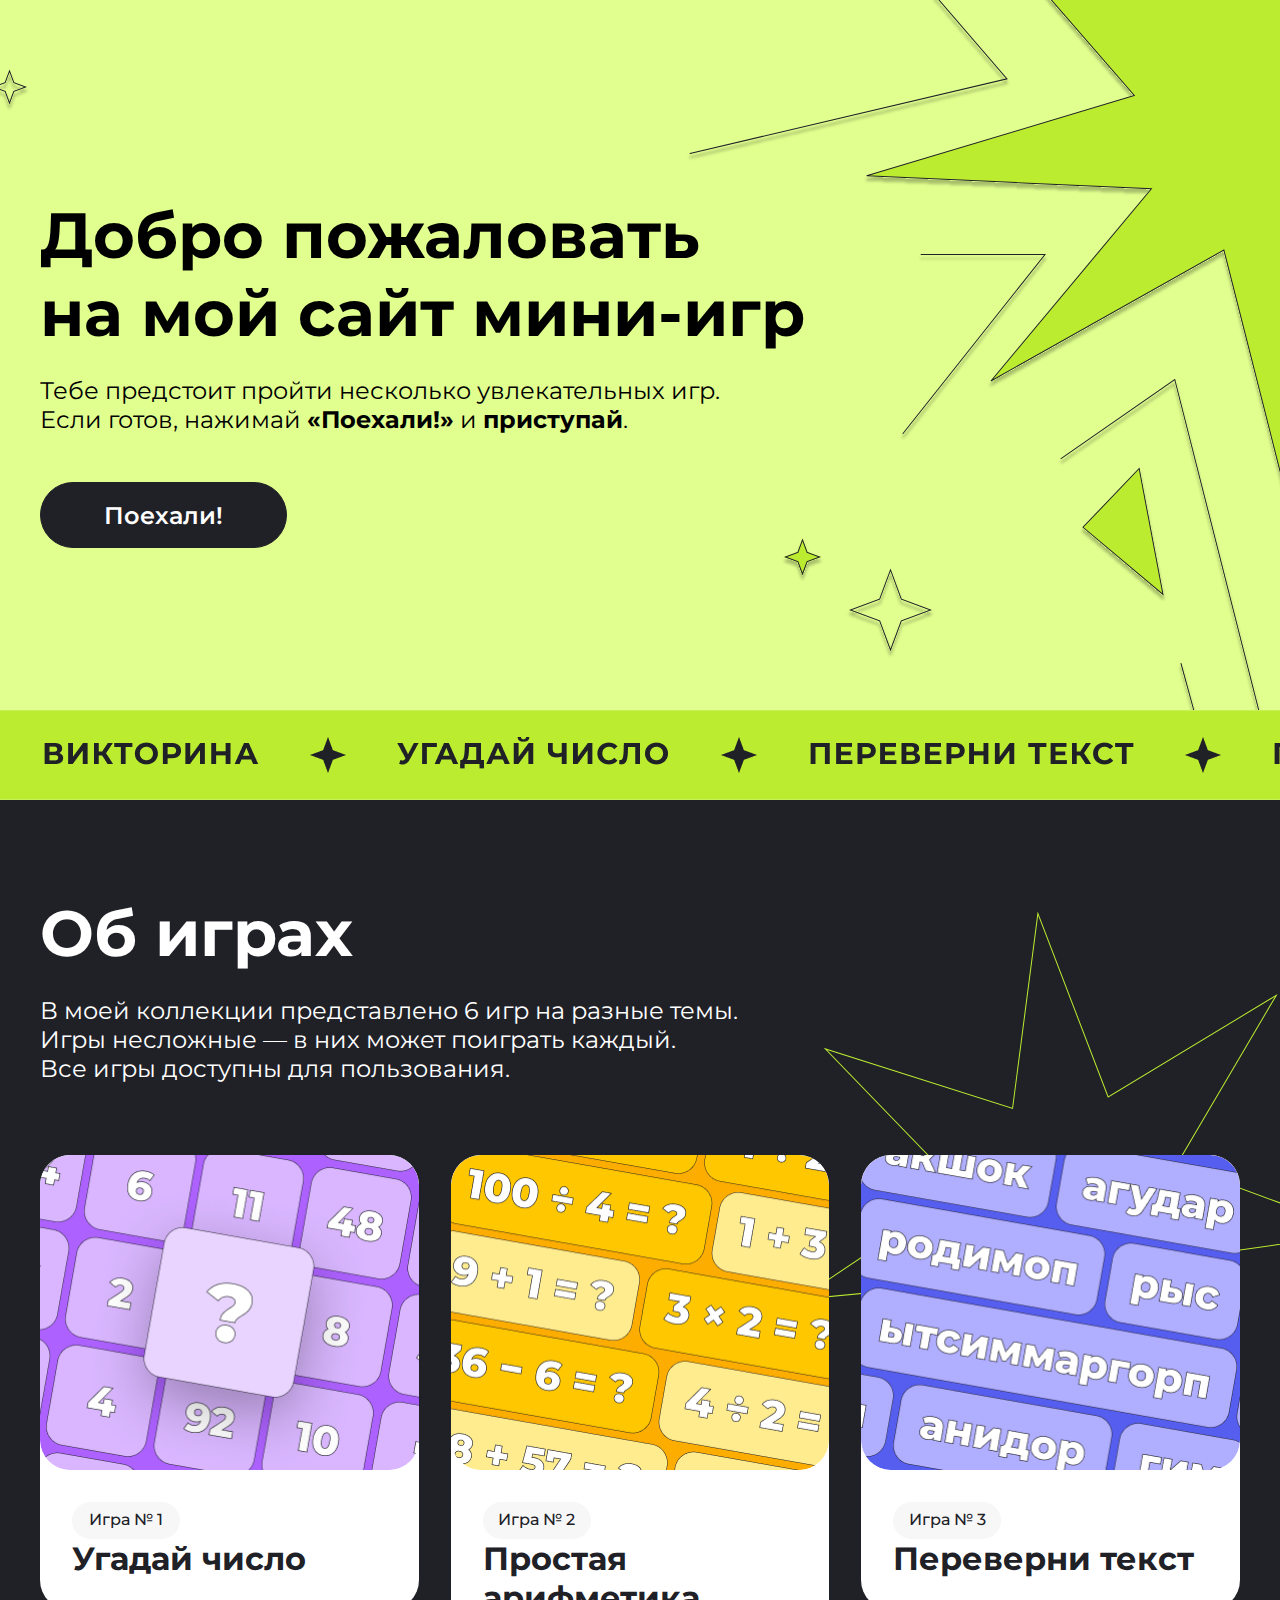
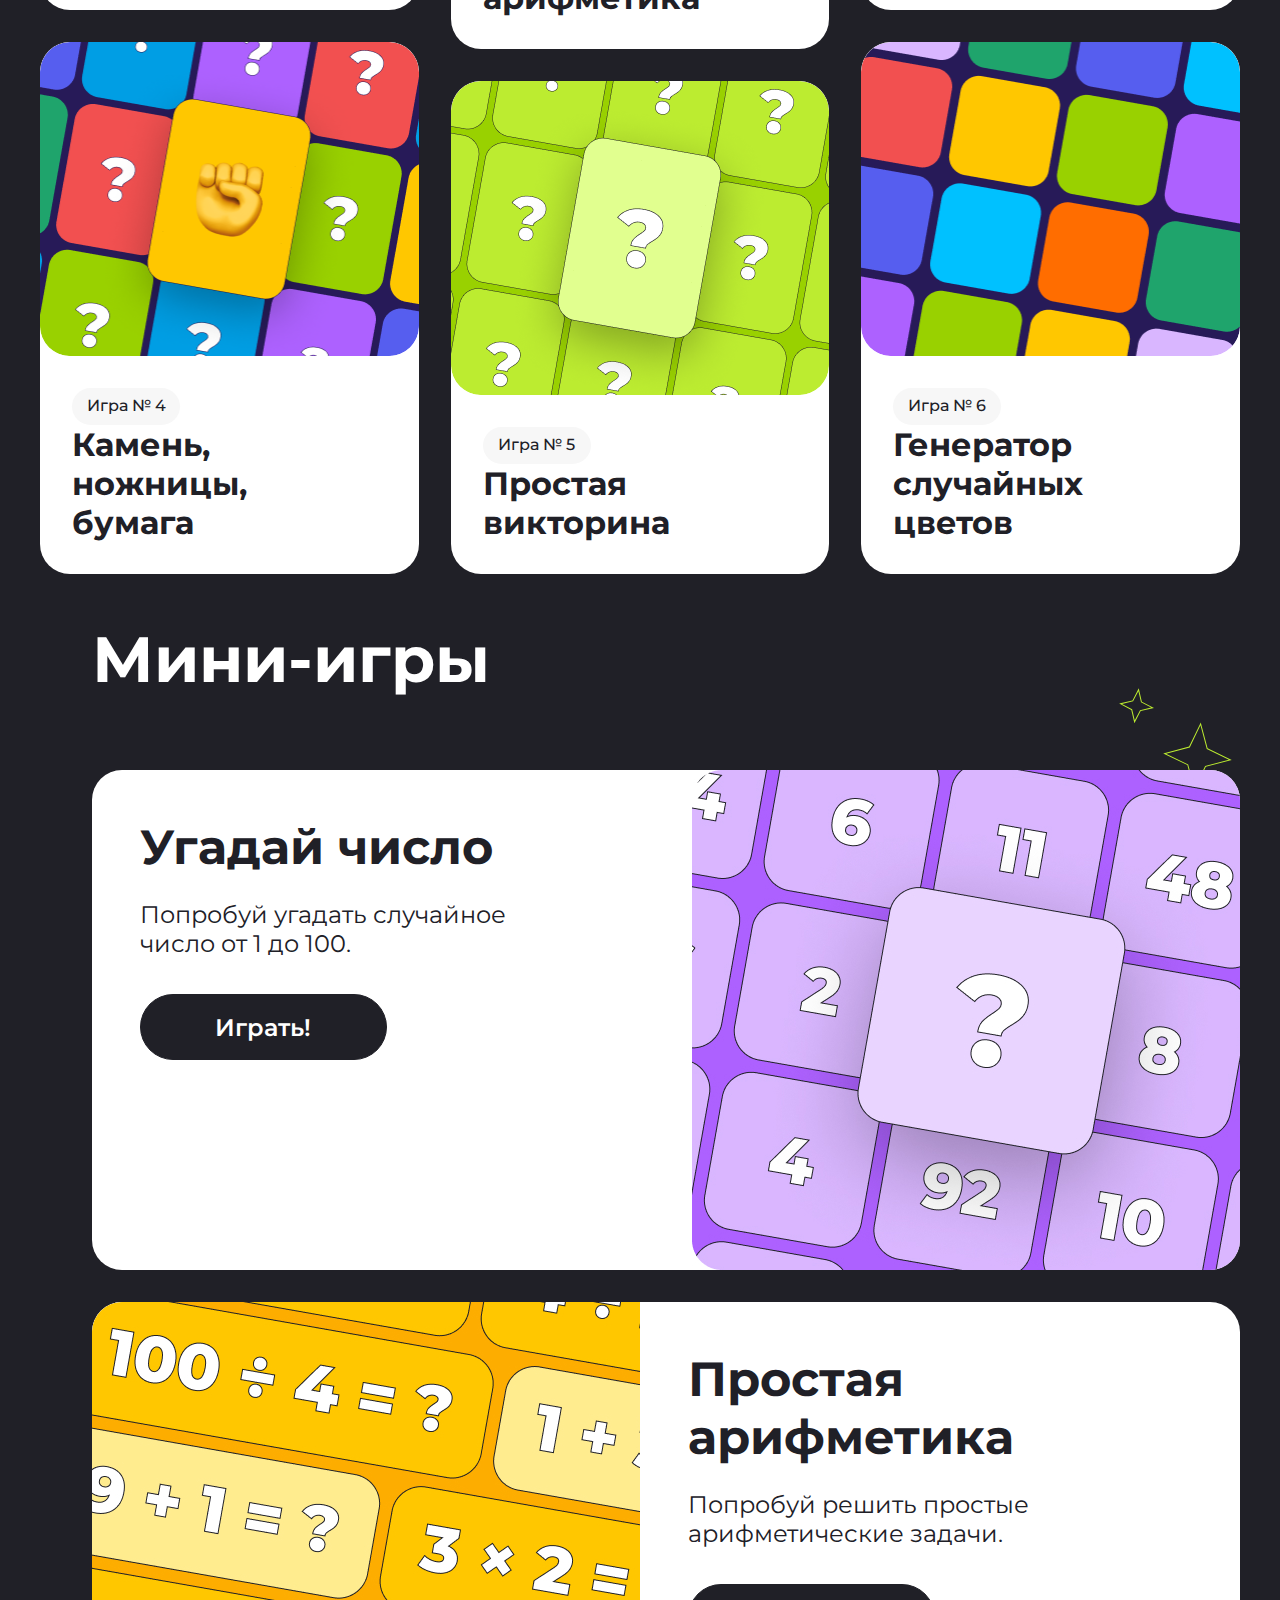
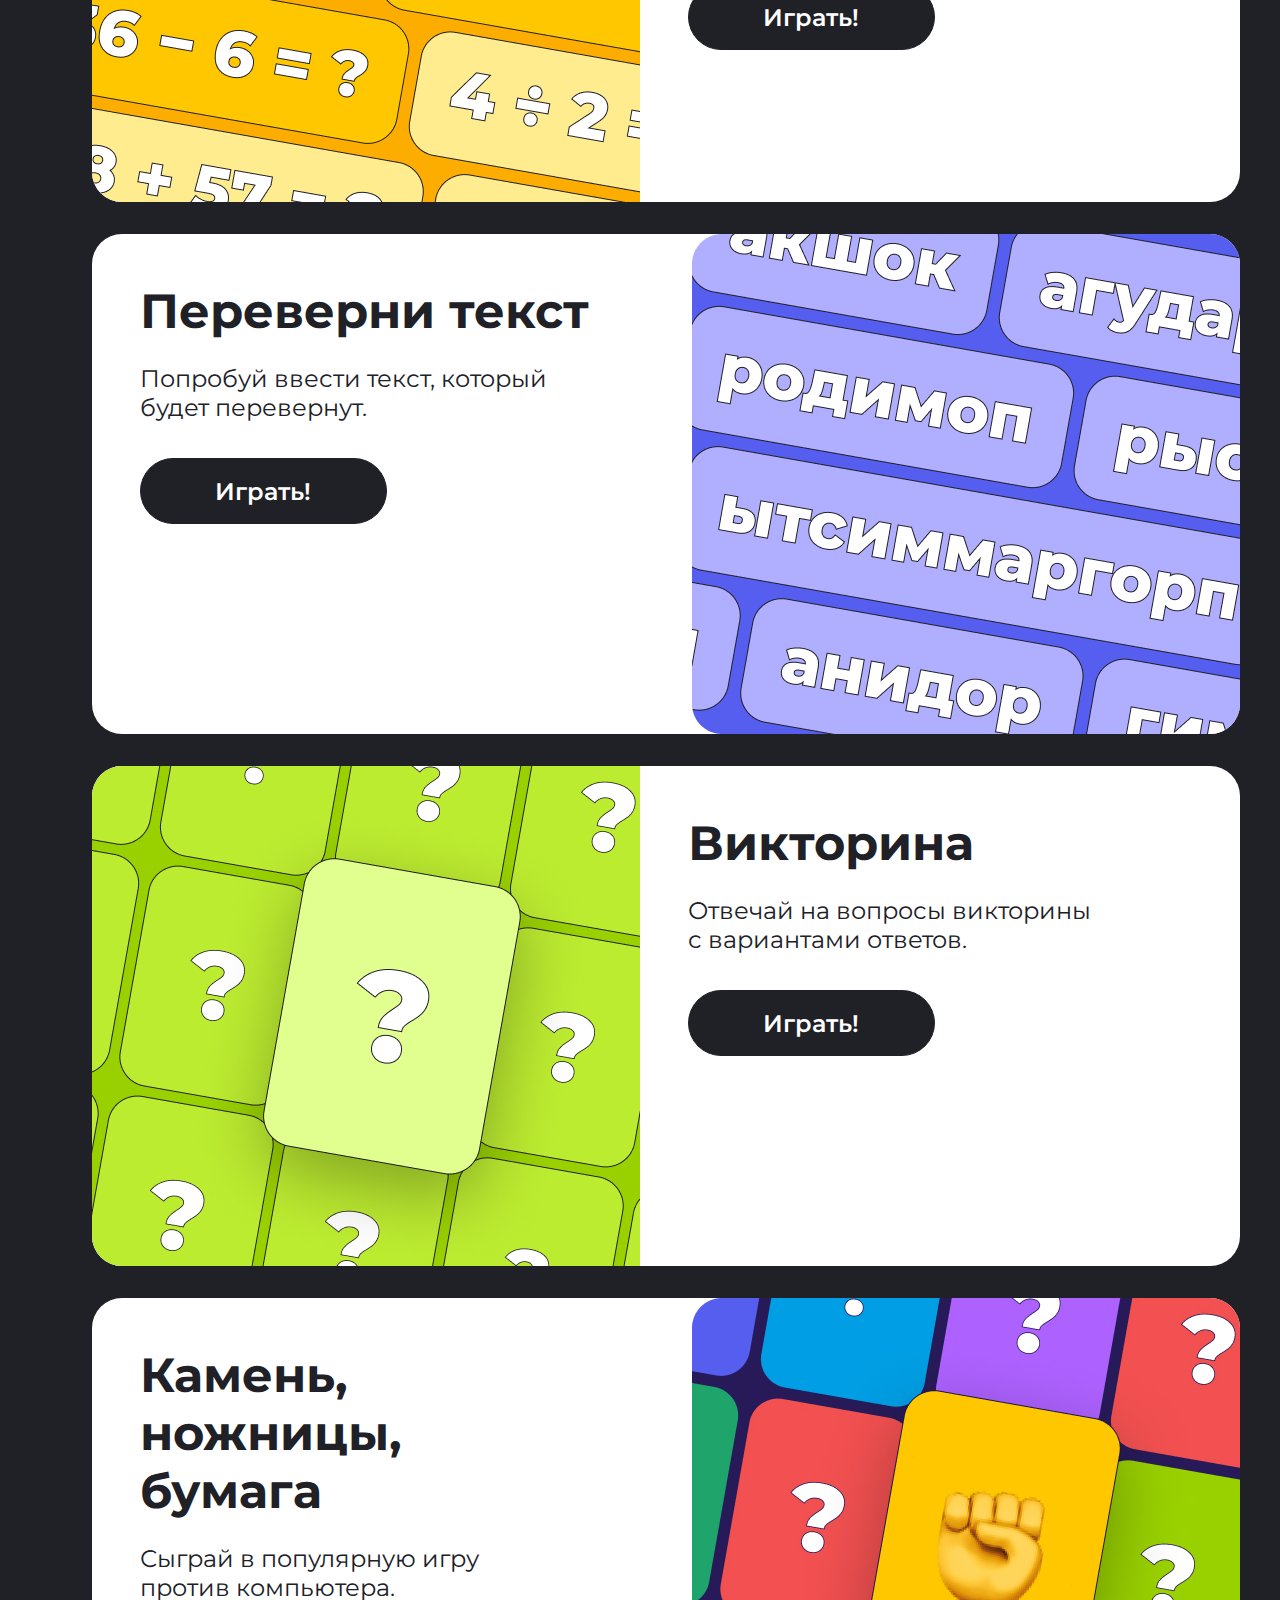
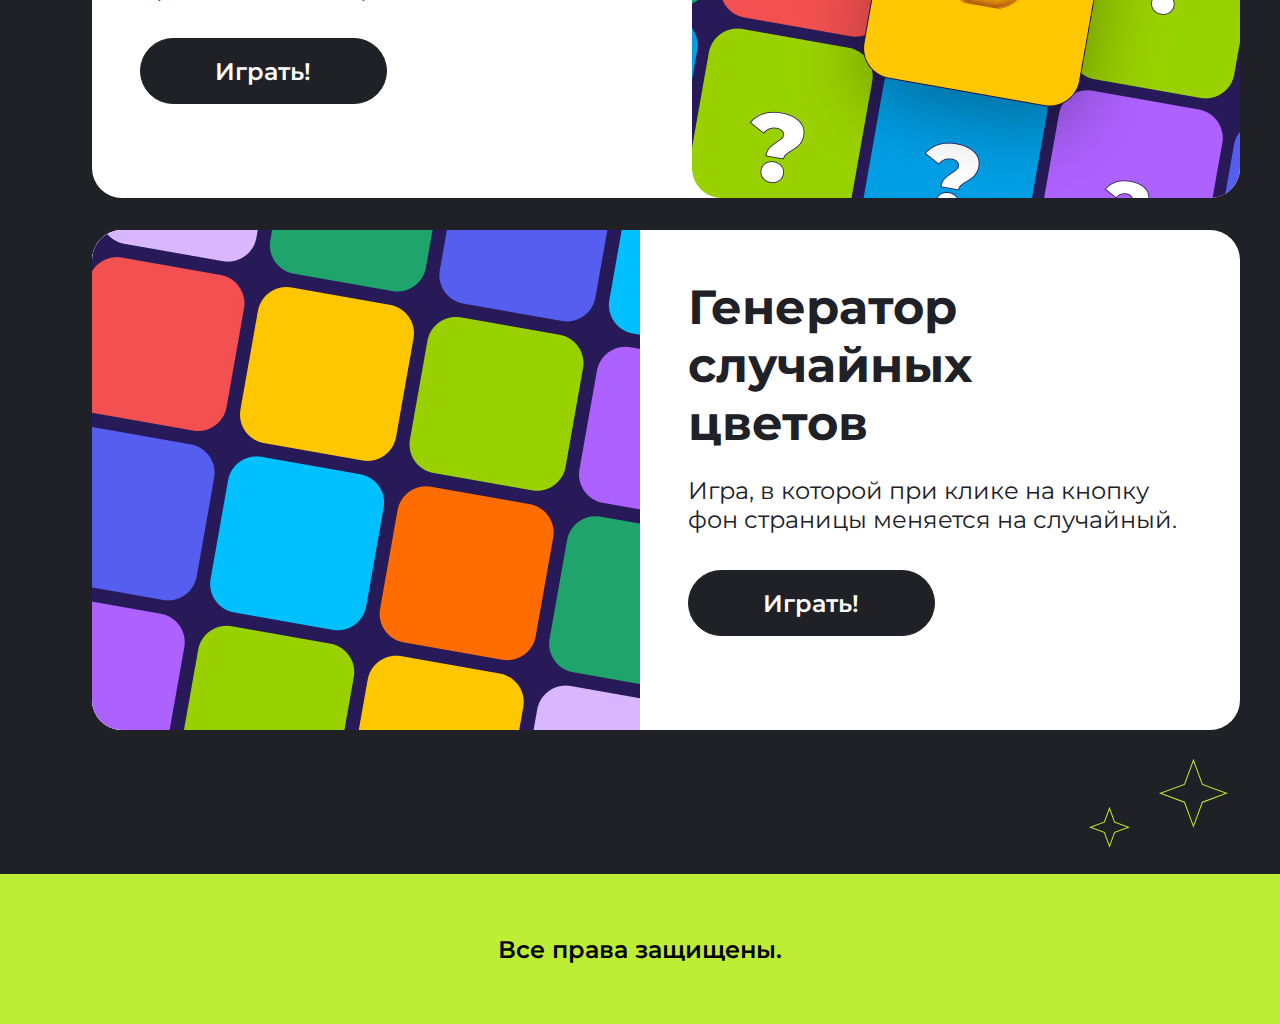
<file: HW/2nd course hw/index.html>
<!DOCTYPE html>
<html lang="en">
<head>
    <meta charset="UTF-8">
    <meta name="viewport" content="width=device-width, initial-scale=1.0">
    <title>Document</title>
    <link rel="preconnect" href="https://fonts.googleapis.com">
    <link rel="preconnect" href="https://fonts.gstatic.com" crossorigin>
    <link href="https://fonts.googleapis.com/css2?family=Montserrat:ital,wght@0,100..900;1,100..900&display=swap" rel="stylesheet">
    <link rel="stylesheet" href="style.css">
</head>
<body>
    <div class="wrapper">
        <img class="top-svg" src="img/top_svg.svg" alt="icons">
        <img class="mobile-svg" src="img/mobile_svg.svg" alt="icons">
    <div class="top center">
        <h1 class="top__header">Добро пожаловать <br>на мой сайт мини-игр</h1>
        <p class="top__text">Тебе предстоит пройти несколько увлекательных игр.<br>Если готов, нажимай <b>«Поехали!»</b> и <b>приступай</b>.</p>
        <p class="top__text-mobile">Тебе предстоит пройти несколько<br> увлекательных игр.Если готов,<br> нажимай <b>«Поехали!»</b> и <b>приступай</b>.</p>
        <div class="button-box">
            <form action="#about">
                <input type="submit" class="button" value="Поехали!">
            </form>
        </div>
    </div>
    </div>
    <div class="scrollbar"></div>
    <div class="wrapper">
        <img class="games-svg" src="img/games_svg.svg" alt="icons">
    
      <div id="about" class="about center">
        <h2 class="about__header header2">Об играх</h2>
        <p class="about__text">В моей коллекции представлено 6 игр на разные темы. <br>Игры несложные — в них может поиграть каждый. <br>Все игры доступны для пользования.</p>
        <div class="games">
                <div class="games__1">
                <a href="#card1">
                <div class="games-img">
                    <img class="games-img-round" src="img/games1.png" alt="Игра 1">
                </div>
                <div class="games-content">
                    <div class="games-header-box">
                        <h3 class="games-header">Игра № 1</h3>
                    </div>
                    <p class="games-text">Угадай число</p>
                </div>
            </a>
        </div>
            <div class="games__2">
                <a href="#card2">
                <div class="games-img">
                    <img class="games-img-round" src="img/games2.png" alt="Игра 2">
                </div>
                <div class="games-content">
                    <div class="games-header-box">
                        <h3 class="games-header">Игра № 2</h3>
                    </div>
                    <p class="games-text">Простая <br>арифметика</p>
                </div>
            </a>
            </div>
            <div class="games__3">
                <a href="#card3">
                <div class="games-img">
                    <img class="games-img-round" src="img/games3.png" alt="Игра 3">
                </div>
                <div class="games-content">
                    <div class="games-header-box">
                        <h3 class="games-header">Игра № 3</h3>
                    </div>
                    <p class="games-text">Переверни текст</p>
                </div>
            </a>
        </div>
                <div class="games__4">
                <a href="#card5">
                <div class="games-img">
                    <img class="games-img-round" src="img/games4.png" alt="Игра 4">
                </div>
                <div class="games-content">
                    <div class="games-header-box">
                        <h3 class="games-header">Игра № 4</h3>
                    </div>
                    <p class="games-text">Камень, <br>ножницы, <br>бумага</p>
                </div>
            </a>
        </div>
            <div class="games__5">
                <a href="#card4">
                <div class="games-img">
                    <img class="games-img-round" src="img/games5.png" alt="Игра 5">
                </div>
                <div class="games-content">
                    <div class="games-header-box">
                        <h3 class="games-header">Игра № 5</h3>
                    </div>
                    <p class="games-text">Простая<br>викторина</p>
                </div>
            </a>
        </div>
            <div class="games__6">
                <a href="#card6">
                <div class="games-img">
                    <img class="games-img-round" src="img/games6.png" alt="Игра 6">
                </div>
                <div class="games-content">
                    <div class="games-header-box">
                        <h3 class="games-header">Игра № 6</h3>
                    </div>
                    <p class="games-text">Генератор <br>случайных <br>цветов</p>
                </div>
            </a>
        </div>
         
        </div>
      </div>
      <img class="mini-svg" src="img/mini_svg.svg" alt="icons">
      <div class="minigames center">
        <h2 class="header2 minigames__header">Мини-игры</h2>
        <div class="play">
            <div class="play__card1" id="card1">
                <div class="playflexreverse">
                    <div class="play__img play__img-right">
                    <img class="play__img-round" src="img/play1.jpg" alt="Игра 1">
                </div>
                <div class="play-content play-content-left">
                        <h2 class="minigames-name">Угадай число</h2>
                    <p class="minigames-text">Попробуй угадать случайное <br> число от 1 до 100.</p>
                    <div class="button-box">
                        <form action="#">
                            <input onclick="guessTheNumber();" type="submit" class="button" value="Играть!">
                        </form>
                    </div>
                </div>
                </div>
            </div>
            <div class="play__card2" id="card2">
                <div class="playflex">
                    <div class="play__img play__img-left">
                    <img class="play__img-round" src="img/play2.jpg" alt="Игра 2">
                </div>
                <div class="play-content play-content-right">
                        <h2 class="minigames-name">Простая <br>арифметика</h2>
                    <p class="minigames-text">Попробуй решить простые <br>арифметические задачи.</p>
                    <div class="button-box">
                        <form action="#">
                            <input onclick="mathGame();" type="submit" class="button" value="Играть!">
                        </form>
                    </div>
                </div>
                </div>
            </div>
            <div class="play__card3" id="card3">
                <div class="playflexreverse">
                    <div class="play__img play__img-right">
                    <img class="play__img-round" src="img/play3.jpg" alt="Игра 3">
                </div>
                <div class="play-content play-content-left">
                        <h2 class="minigames-name">Переверни текст</h2>
                    <p class="minigames-text">Попробуй ввести текст, который <br>будет перевернут.</p>
                    <div class="button-box">
                        <form action="#">
                            <input onclick="reverseWordGame();"
                            type="submit" class="button" value="Играть!">
                        </form>
                    </div>
                </div>
                </div>
            </div>
            <div class="play__card4" id="card4">
                <div class="playflex">
                    <div class="play__img play__img-left">
                    <img class="play__img-round" src="img/play4.jpg" alt="Игра 4">
                </div>
                <div class="play-content play-content-right">
                        <h2 class="minigames-name">Викторина</h2>
                    <p class="minigames-text">Отвечай на вопросы викторины <br>с вариантами ответов.</p>
                    <div class="button-box">
                        <form action="#">
                            <input
                            onclick="quizGame();" 
                            type="submit" class="button" value="Играть!">
                        </form>
                    </div>
                </div>
                </div>
            </div>
            <div class="play__card5" id="card5">
                <div class="playflexreverse">
                    <div class="play__img play__img-right">
                    <img class="play__img-round" src="img/play5.jpg" alt="Игра 5">
                </div>
                <div class="play-content play-content-left">
                        <h2 class="minigames-name">Камень, <br>ножницы, <br>бумага</h2>
                    <p class="minigames-text">Сыграй в популярную игру <br>против компьютера.</p>
                    <div class="button-box">
                        <form action="#">
                            <input onclick=rockPaperSc(); type="submit" class="button" value="Играть!">
                        </form>
                    </div>
                </div>
                </div>
            </div>
            <div class="play__card6" id="card6">
                <div class="playflex">
                    <div class="play__img play__img-left">
                    <img class="play__img-round" src="img/play6.jpg" alt="Игра 6">
                </div>
                <div class="play-content play-content-right">
                        <h2 class="minigames-name">Генератор <br>случайных <br>цветов</h2>
                    <p class="minigames-text">Игра, в которой при клике на кнопку <br> фон страницы меняется на случайный.</p>
                    <div class="button-box">
                        <form action="#">
                            <input type="submit" class="button button-color" value="Играть!">
                        </form>
                    </div>
                </div>
                </div>
            </div>
        </div>
      </div>
    </div>
    <div class="footer-box">
        <footer class="footer">Все права защищены.</footer>
    </div>
    <script src="games.js"></script>
</body>
</html>
</file>
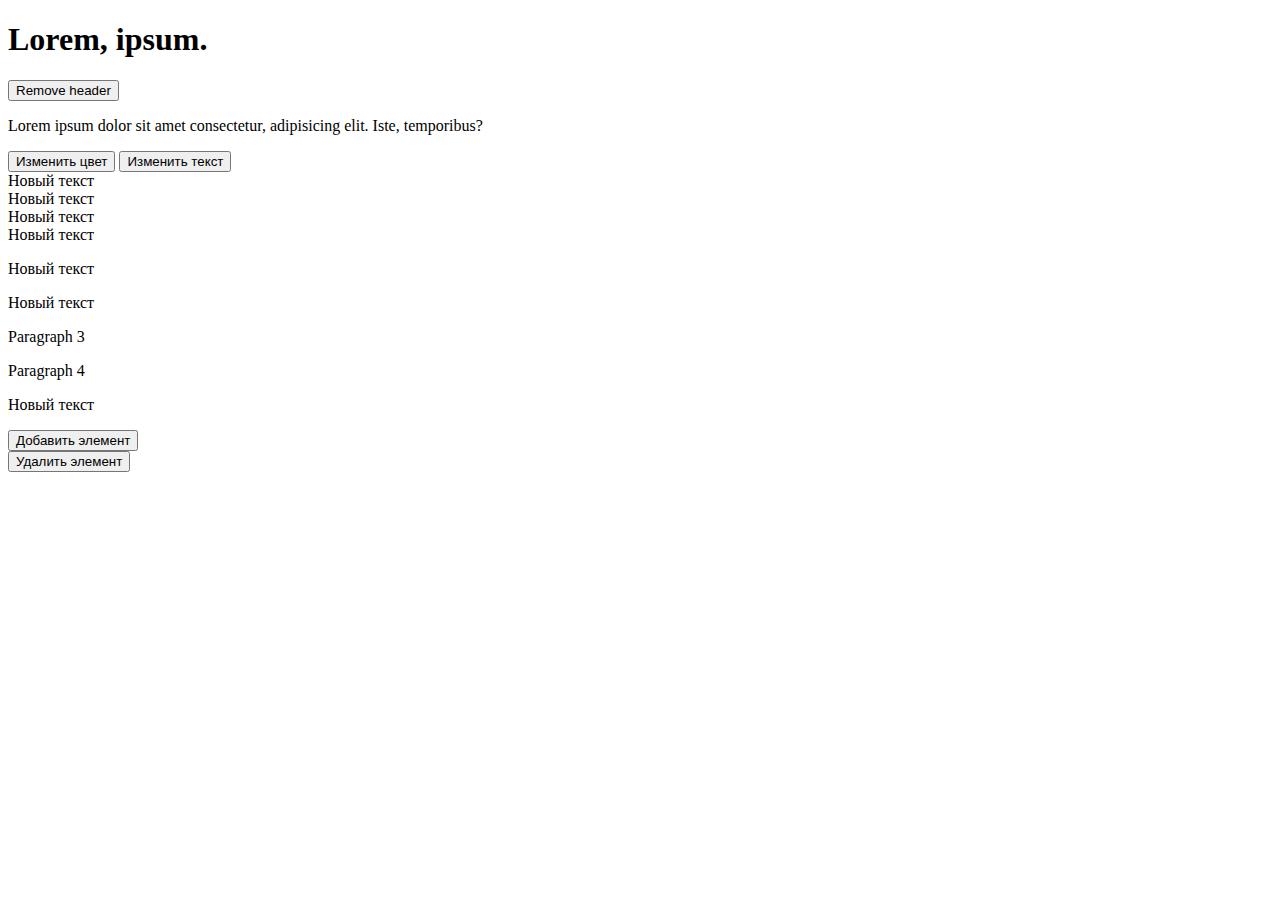
<file: HW/2nd course hw/hw-9.html>
<!DOCTYPE html>
<html lang="en">
<head>
    <meta charset="UTF-8">
    <meta name="viewport" content="width=device-width, initial-scale=1.0">
    <title>Document</title>
</head>
<style>
/* Задание 1 */
    .hide {
        display: none;
    }

/* Задание 2 */
    .change-color {
        color: blue;
    }

</style>

<body>
<!-- Задание 1 -->
<h1 class="header">Lorem, ipsum.</h1>
<button class="btn">Remove header</button>

<!-- Задание 2 -->
<p class="par">Lorem ipsum dolor sit amet consectetur, adipisicing elit. Iste, temporibus?</p>
<button class="btn-p">Изменить цвет</button>

<!-- Задание 3 -->
<button class="change-text">Изменить текст</button>

<!-- Задание 4 -->
<div class="description">Element #1</div>
<div class="description">Element #2</div>
<div class="description">Element #3</div>
<div class="description">Element #4</div>

<!-- Задание 5 -->
<p class="description">Paragraph 1</p>
<p class="description">Paragraph 2</p>
<p class="desc">Paragraph 3</p>
<p class="desc">Paragraph 4</p>
<p class="description">Paragraph 5</p>

<!-- Задание 6 -->
<button class="create">Добавить элемент</button>
<div class="here"></div>

<!-- Задание 7 -->
<button class="btn-remove">Удалить элемент</button>

</body>

<script>
// Задание 1
const headerEl = document.querySelector('.header');
const btnEl = document.querySelector('.btn');
btnEl.addEventListener('click', () => {
    headerEl.classList.toggle('hide'); 
});

// Задание 2
const paragraphEl = document.querySelector('.par');
const btnEl2 = document.querySelector('.btn-p');
btnEl2.addEventListener('click', () => {
    paragraphEl.classList.add('change-color');
});

// Задание 3
const btnEl3 = document.querySelector('.change-text');
btnEl3.addEventListener('click', () => {
    headerEl.textContent = 'Привет, мир!';
});

// Задание 4
const descriptionEl = document.querySelectorAll('.description'); 
console.log(descriptionEl); 
descriptionEl.forEach(el => {
    el.textContent = 'Измененный текст'; 
});

// Задание 5
const descriptionElAll = document.querySelectorAll('.description'); 
console.log(descriptionElAll); 
descriptionElAll.forEach(el => {
    el.textContent = 'Новый текст';
});

// Задание 6
const btnNewEl = document.querySelector('.create');
const hereEl = document.querySelector('.here');

btnNewEl.addEventListener('click', () => {
    const newEl = document.createElement('p');
    newEl.textContent = 'Новый абзац';
    newEl.classList.add('new'); 
    hereEl.appendChild(newEl); 
})

//Задание 7
const buttonRemoveEl = document.querySelector('.btn-remove'); 
buttonRemoveEl.addEventListener('click', function (e) {
    const firstParagraph = document.querySelector('p.description');
    if (firstParagraph) {
        firstParagraph.remove();
    }
});

</script>
</html>
</file>
<file: HW/2nd course hw/style.css>
* {
  margin: 0;
  padding: 0;
}

html {
  scroll-behavior: smooth;
}

body {
  font-family: "Montserrat", sans-serif;
}

a {
  text-decoration: none;
}

.wrapper {
  overflow: hidden;
  position: relative;
}

.center {
  padding-left: calc(50% - 600px);
  padding-right: calc(50% - 600px);
}

.top-svg {
  position: absolute;
  top: -333px;
  right: -488px;
}

.mobile-svg {
  display: none;
}

.top {
  height: 710px;
  background-image: url(img/top_back.jpg);
  background-repeat: no-repeat;
  background-position: center;
  background-size: cover;
}
.top__header {
  font-size: 64px;
  font-weight: 700;
  padding-top: 196px;
}
.top__text {
  font-size: 24px;
  font-weight: 400;
  width: 720px;
  padding-top: 24px;
  padding-bottom: 48px;
}
.top__text-mobile {
  display: none;
}

.button {
  width: 247px;
  height: 66px;
  border: 1px solid #202027;
  border-radius: 60px;
  background-color: #202027;
  color: #fff;
  padding: 16px 28px 16px 28px;
  font-family: inherit;
  font-size: 24px;
  font-weight: 600;
  text-align: center;
  z-index: 10;
}
.button:hover {
  cursor: pointer;
  background-color: #fff;
  color: #000;
}
.button-box {
  position: relative;
}

.scrollbar {
  width: 100%;
  height: 90px;
  background-image: url(img/scrollbar.png);
  animation: scroll 50s linear infinite;
}

@keyframes scroll {
  from {
    background-position: 3000px 90%, 180% 40%, 0 0;
  }
  to {
    background-position: -2000px 90%, -300px 20%, 0 0;
  }
}
.header2 {
  color: #fff;
  font-size: 64px;
  font-weight: 700;
}

.games-svg {
  position: absolute;
  top: 77px;
  right: -117px;
}

.about {
  max-height: 1470px;
  background-color: #202027;
}
.about__header {
  padding-top: 94px;
  margin-bottom: 24px;
}
.about__text {
  width: 788px;
  color: #fff;
  font-size: 24px;
  font-weight: 400;
  margin-bottom: 72px;
}

.games {
  display: grid;
  grid-template-columns: repeat(12, 1fr);
  gap: 32px;
}
.games-img {
  background-color: #fff;
  border-radius: 30px 30px 0 0;
  overflow: hidden;
  position: relative;
  z-index: 1;
}
.games-img-round {
  border-radius: 30px;
  width: 100%;
  height: auto;
  display: block;
}
.games-content {
  background-color: #fff;
  border-radius: 0 0 30px 30px;
  padding: 32px;
  grid-column: span 4;
  position: relative;
  z-index: 0;
}
.games-header {
  color: #202027;
  font-size: 16px;
  font-weight: 500;
  text-align: center;
}
.games-header-box {
  background-color: #F7F7F7;
  width: 108px;
  border-radius: 52.58px;
  padding-top: 8px;
  padding-bottom: 10px;
}
.games-text {
  font-size: 32px;
  font-weight: 700;
  color: #202027;
}
.games__1, .games__2, .games__3, .games__4, .games__5, .games__6 {
  grid-column: span 4;
  height: auto;
  position: relative;
  overflow: hidden;
  transition: transform 0.3s;
  z-index: 1;
}
.games__4, .games__6 {
  margin-top: -39px;
}
.games__1:hover, .games__2:hover, .games__3:hover, .games__4:hover, .games__5:hover, .games__6:hover {
  transform: scale(1.05);
}

.mini-svg {
  position: absolute;
  top: 1486px;
  right: 45px;
}

.play {
  display: grid;
  grid-template-columns: repeat(12, 1fr);
  gap: 32px;
}
.play__card1, .play__card2, .play__card3, .play__card4, .play__card5, .play__card6 {
  grid-column: span 12;
}
.playflex {
  display: flex;
  flex-direction: row;
}
.playflexreverse {
  display: flex;
  flex-direction: row-reverse;
}
.play__img {
  background-color: #fff;
  z-index: 1;
  overflow: hidden;
  position: relative;
}
.play__img-right {
  border-radius: 0 30px 30px 0;
}
.play__img-left {
  border-radius: 30px 0 0 30px;
}
.play__img-round {
  width: 600px;
  height: 500px;
  display: block;
}
.play-content {
  width: 552px;
  height: auto;
  padding: 48px;
  display: flex;
  flex-direction: column;
  background-color: #fff;
  position: relative;
  z-index: 0;
}
.play-content-right {
  border-radius: 0 30px 30px 0;
}
.play-content-left {
  border-radius: 30px 0 0 30px;
}
.play__card1, .play__card2, .play__card3, .play__card4, .play__card5, .play__card6 {
  grid-column: span 12;
  height: auto;
  position: relative;
  overflow: hidden;
}

.minigames {
  height: 3500px;
  background-color: #202027;
}
.minigames__header {
  padding-top: 46px;
  padding-bottom: 72px;
}
.minigames-name {
  font-size: 48px;
  font-weight: 700;
  color: #202027;
  margin-bottom: 24px;
}
.minigames-text {
  font-size: 24px;
  font-weight: 400;
  color: #202027;
  margin-bottom: 36px;
}

.footer {
  text-align: center;
  font-size: 24px;
  font-weight: 600;
  color: #000;
  padding-top: 61px;
}
.footer-box {
  height: 150px;
  background-color: #BDED35;
}

@media (max-width: 767px) {
  .center {
    padding-left: 16px;
    padding-right: 16px;
  }
  .top-svg,
  .games-svg,
  .mini-svg {
    display: none;
  }
  .mobile-svg {
    display: inline-block;
    position: absolute;
    right: -113px;
    top: -103px;
  }
  .top {
    display: flex;
    flex-direction: column;
    flex-wrap: wrap;
    align-items: center;
    height: auto;
    padding-bottom: 131px;
  }
  .top__header {
    font-size: 40px;
    text-align: center;
    padding-top: 147px;
  }
  .top__text {
    display: none;
  }
  .top__text-mobile {
    display: block;
    width: 296px;
    font-size: 16px;
    text-align: center;
    font-weight: 400;
    padding-top: 24px;
    padding-bottom: 36px;
  }
  .button {
    width: 285px;
    height: 55px;
    font-size: 16px;
  }
  .scrollbar {
    width: 100%;
    height: 90px;
    background-image: url(img/scrollbar.png);
    animation: scroll 50s linear infinite;
  }
  @keyframes scroll {
    from {
      background-position: 3000px 90%, 180% 40%, 0 0;
    }
    to {
      background-position: -2000px 90%, -300px 20%, 0 0;
    }
  }
  .about {
    display: none;
  }
  .minigames {
    height: auto;
    padding-bottom: 50px;
  }
  .minigames__header {
    font-size: 40px;
    padding-bottom: 48px;
  }
  .minigames-name {
    font-size: 32px;
    margin-bottom: 16px;
  }
  .minigames-text {
    font-size: 16px;
    margin-bottom: 32px;
  }
  .play {
    display: flex;
    flex-direction: row;
    flex-wrap: wrap;
    gap: 24px;
  }
  .playflex, .playflexreverse {
    display: flex;
    flex-direction: column;
  }
  .play__img-right, .play__img-left {
    border-radius: 30px 30px 0 0;
    max-width: 343px;
  }
  .play__img-round {
    width: 343px;
    height: 284.93px;
  }
  .play-content {
    max-width: 285px;
    height: auto;
    padding: 29px 29px 32px 29px;
  }
  .play-content-left, .play-content-right {
    border-radius: 0 0 30px 30px;
  }
  .footer {
    font-size: 16px;
    padding-top: 40px;
  }
  .footer-box {
    height: 100px;
    background-color: #BDED35;
    text-align: center;
  }
}
@media (max-width: 320px) {
  .button {
    width: 247px;
  }
}
@media (min-width: 425px) {
  .minigames__header, .play {
    padding-left: 4.3%;
  }
}/*# sourceMappingURL=style.css.map */
</file>
